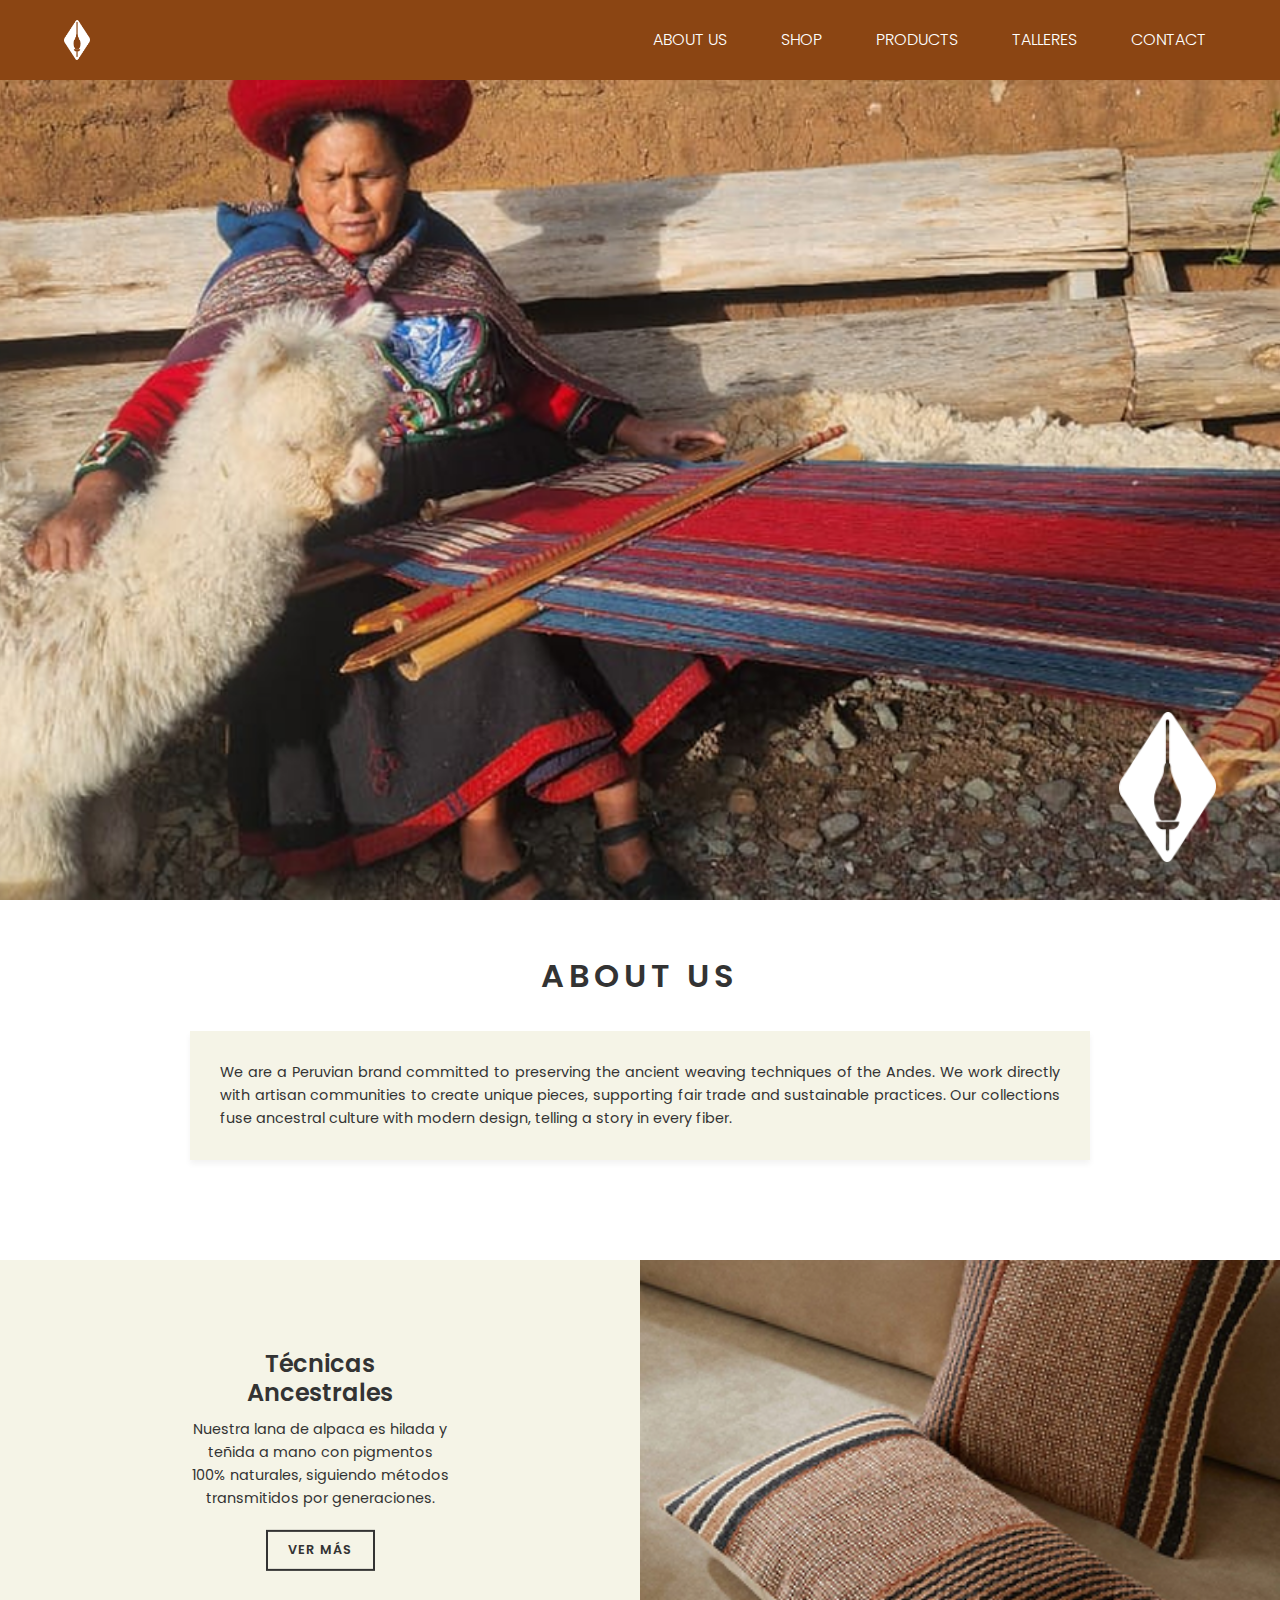
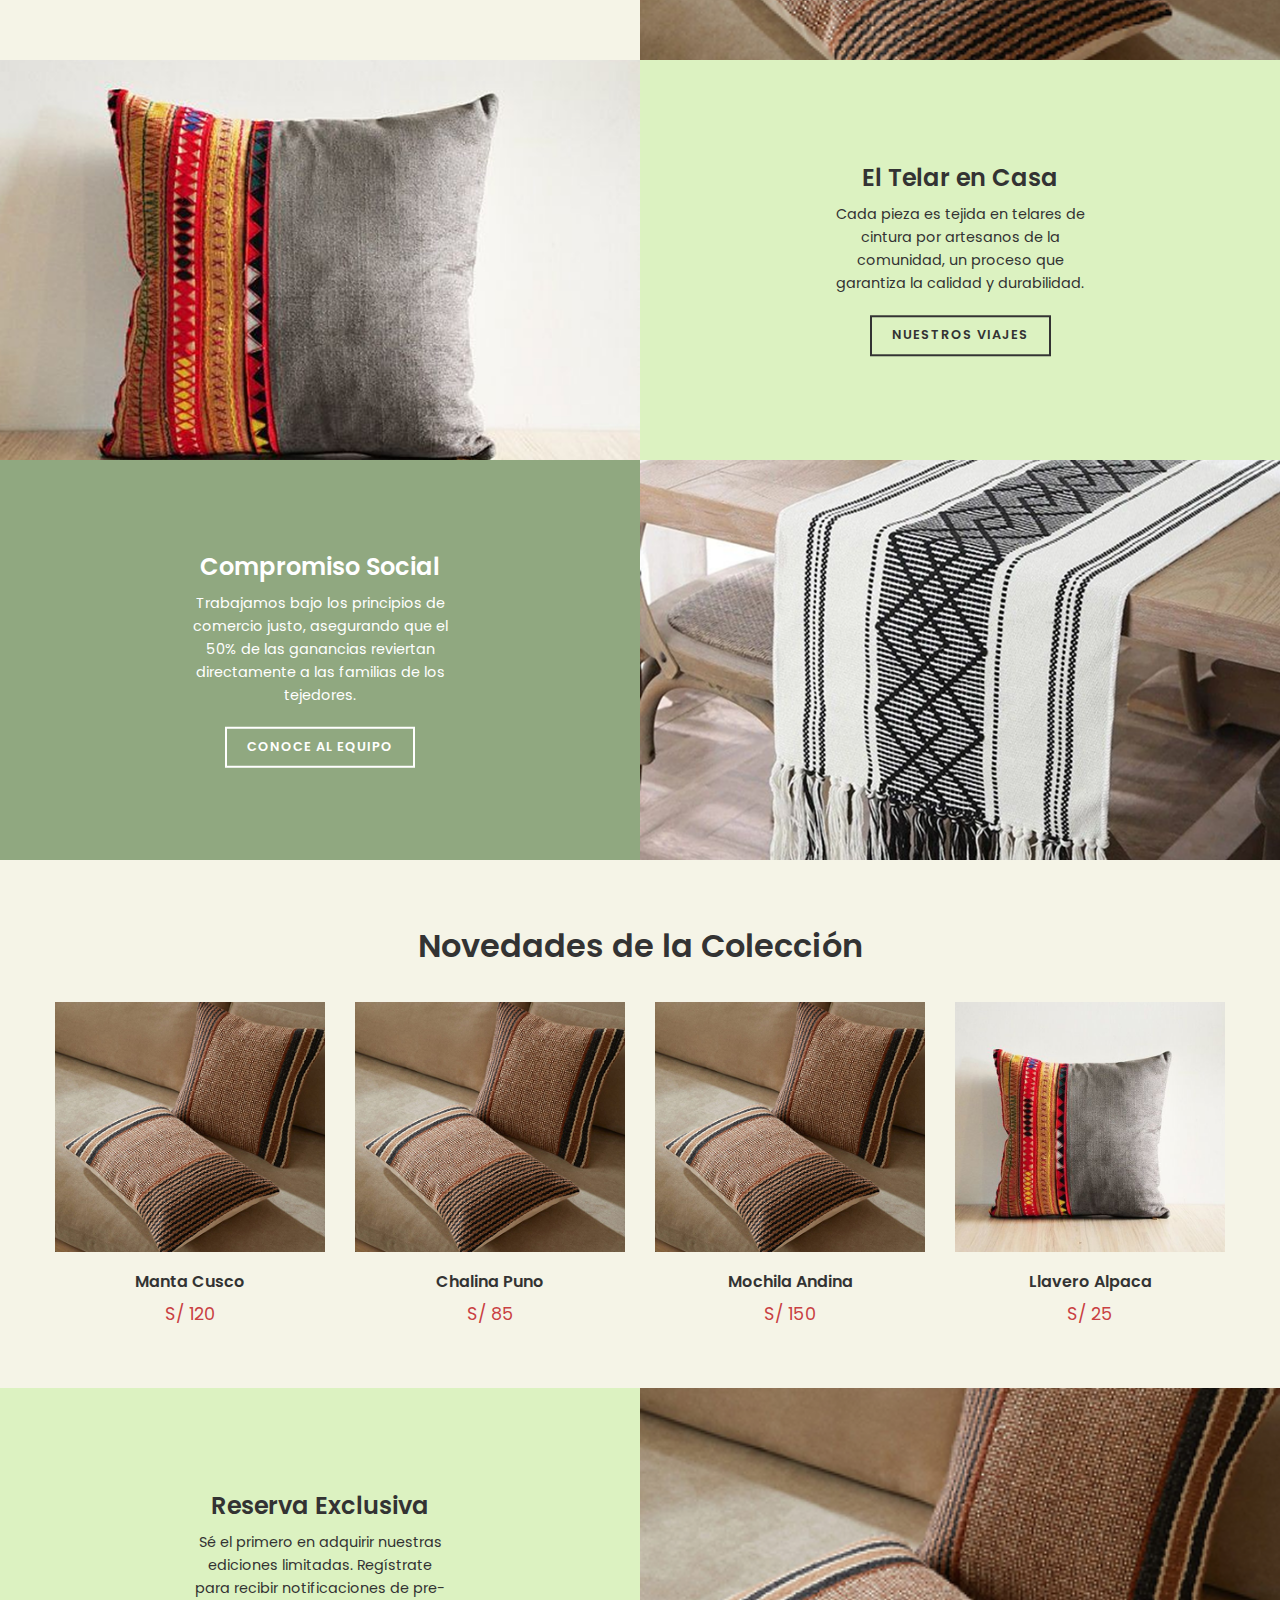
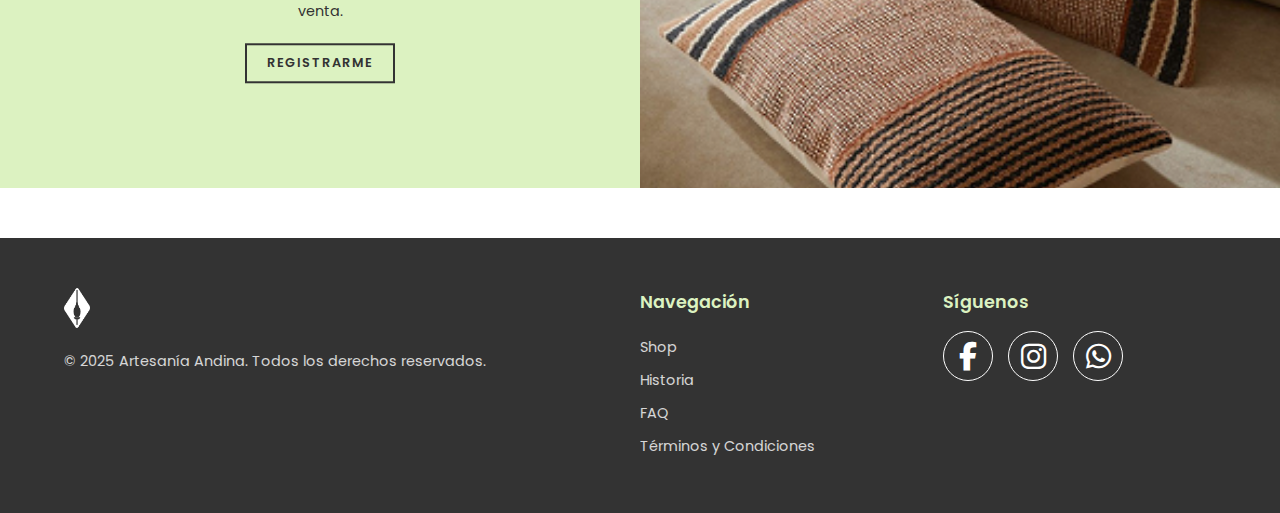
<file: index.html>
<!DOCTYPE html>
<html lang="es">
<head>
    <meta charset="UTF-8">
    <meta name="viewport" content="width=device-width, initial-scale=1.0">
    <title>Artesanía Andina</title>
    <link rel="stylesheet" href="styles.css">
    <link href="https://fonts.googleapis.com/css2?family=Poppins:wght@300;600&display=swap" rel="stylesheet">
    <link rel="stylesheet" href="https://cdnjs.cloudflare.com/ajax/libs/font-awesome/6.5.1/css/all.min.css">
</head>
<body>

    <header class="main-header">
        <div class="nav-bar">
            <a href="#" class="logo">
                <img src="img/logo.png" alt="Logo de Artesanía Andina">
            </a>
            <nav>
                <a href="#about">ABOUT US</a> 
                <a href="#shop">SHOP</a> 
                <a href="#about-products">PRODUCTS</a>
                <a href="#talleres">TALLERES</a>
                <a href="#contact">CONTACT</a> 
            </nav>
        </div>

        <div class="hero-content">
            <div class="logo-hero">
                <img src="img/logo.png" alt="Logo de Artesanía Andina - Blanco">
            </div>
        </div>
    </header>

    <section class="about-us" id="about">
        <h2>ABOUT US</h2>
        <div class="text-box">
            <p>We are a Peruvian brand committed to preserving the ancient weaving techniques of the Andes. We work directly with artisan communities to create unique pieces, supporting fair trade and sustainable practices. Our collections fuse ancestral culture with modern design, telling a story in every fiber.</p>
        </div>
    </section>

    <section class="products-grid" id="shop">
        <div class="grid-item item-color color-beige">
            <div class="info-box">
                <h3>Técnicas Ancestrales</h3>
                <p>Nuestra lana de alpaca es hilada y teñida a mano con pigmentos 100% naturales, siguiendo métodos transmitidos por generaciones.</p>
                <a href="subpagina.html" class="btn-more">VER MÁS</a>
            </div>
        </div>
        <div class="grid-item item-image image-table-runner">
        </div>

        <div class="grid-item item-image image-cushion">
        </div>
        <div class="grid-item item-color color-light-green">
            <div class="info-box">
                <h3>El Telar en Casa</h3>
                <p>Cada pieza es tejida en telares de cintura por artesanos de la comunidad, un proceso que garantiza la calidad y durabilidad.</p>
                <a href="subpagina.html" class="btn-more">NUESTROS VIAJES</a>
            </div>
        </div>
        
        <div class="grid-item item-color color-green">
            <div class="info-box info-box-white">
                <h3>Compromiso Social</h3>
                <p>Trabajamos bajo los principios de comercio justo, asegurando que el 50% de las ganancias reviertan directamente a las familias de los tejedores.</p>
                <a href="subpagina.html" class="btn-more btn-more-white">CONOCE AL EQUIPO</a>
            </div>
        </div>
        <div class="grid-item item-image image-blanket-top">
        </div>
        
    </section>

    <section class="carousel-section" id="about-products">
        <div class="carousel-container">
            <h3>Novedades de la Colección</h3>
            <div class="product-slider" id="product-slider">
                <div class="product-card"><img src="img/foto1.png" alt="Manta 1"><p>Manta Cusco</p><span class="price">S/ 120</span></div>
                <div class="product-card"><img src="img/foto1.png" alt="Chalina 1"><p>Chalina Puno</p><span class="price">S/ 85</span></div>
                <div class="product-card"><img src="img/foto1.png" alt="Mochila 1"><p>Mochila Andina</p><span class="price">S/ 150</span></div>
                <div class="product-card"><img src="img/foto2.png" alt="Llavero 1"><p>Llavero Alpaca</p><span class="price">S/ 25</span></div>
                
                <div class="product-card"><img src="img/foto1.png" alt="Manta 2"><p>Manta Cusco</p><span class="price">S/ 120</span></div>
                <div class="product-card"><img src="img/foto1.png" alt="Chalina 2"><p>Chalina Puno</p><span class="price">S/ 85</span></div>
                <div class="product-card"><img src="img/foto1.png" alt="Mochila 2"><p>Mochila Andina</p><span class="price">S/ 150</span></div>
                <div class="product-card"><img src="img/foto2.png" alt="Llavero 2"><p>Llavero Alpaca</p><span class="price">S/ 25</span></div>
            </div>
            <button class="nav-arrow prev-btn">&#10094;</button>
            <button class="nav-arrow next-btn">&#10095;</button>
        </div>
    </section>

    <section class="reservation-section products-grid" id="talleres">
        <div class="grid-item item-color color-light-green">
            <div class="info-box">
                <h3>Reserva Exclusiva</h3>
                <p>Sé el primero en adquirir nuestras ediciones limitadas. Regístrate para recibir notificaciones de pre-venta.</p>
                <a href="subpagina.html" class="btn-more">REGISTRARME</a>
            </div>
        </div>
        <div class="grid-item item-image image-blanket-bottom">
        </div>
    </section>

    <footer class="main-footer" id="contact">
        <div class="footer-grid">
            <div class="footer-col logo-col">
                <img src="img/logo.png" alt="Logo Footer" class="footer-logo">
                <p>&copy; 2025 Artesanía Andina. Todos los derechos reservados.</p>
            </div>
            
            <div class="footer-col links-col">
                <h4>Navegación</h4>
                <ul>
                    <li><a href="#shop">Shop</a></li> 
                    <li><a href="#about">Historia</a></li> 
                    <li><a href="#contact">FAQ</a></li> 
                    <li><a href="subpagina.html">Términos y Condiciones</a></li>
                </ul>
            </div>
            
            <div class="footer-col social-col">
                <h4>Síguenos</h4>
                <div class="social-icons">
                    <a href="https://www.facebook.com/TallerconNorberta" target="_blank" class="social-icon facebook"><i class="fab fa-facebook-f"></i></a> 
                    
                    <a href="https://www.instagram.com/taller_con_norberta/" target="_blank" class="social-icon instagram"><i class="fab fa-instagram"></i></a>
                    
                    <a href="https://wa.me/51999999999" target="_blank" class="social-icon whatsapp"><i class="fab fa-whatsapp"></i></a>
                </div>
            </div>
        </div>
    </footer>

    <script src="script.js"></script>
</body>
</html>
</file>
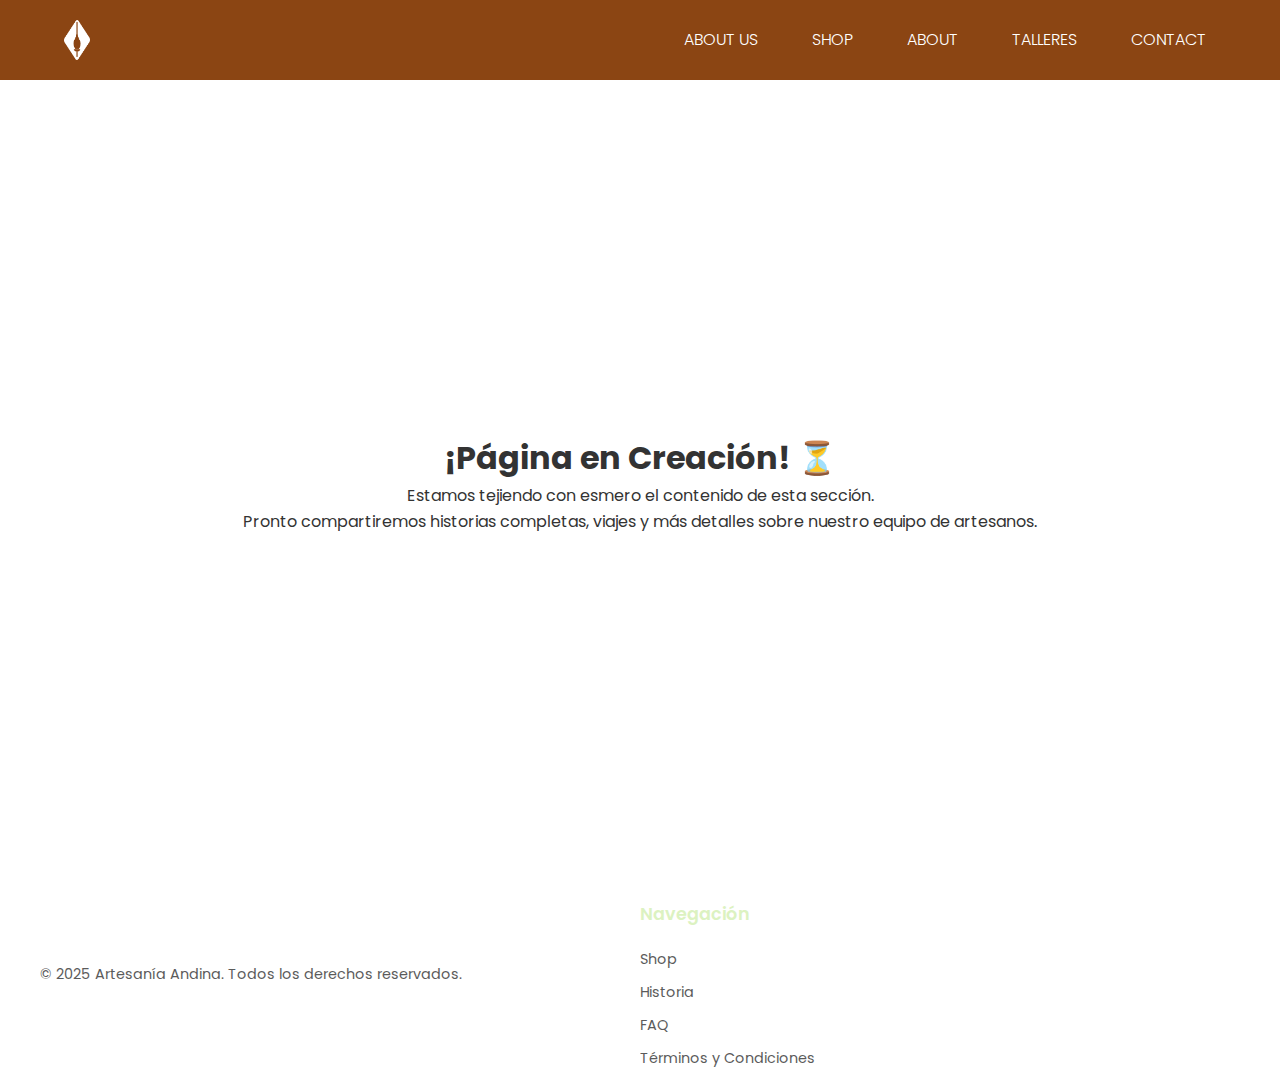
<file: subpagina.html>
<!DOCTYPE html>
<html lang="es">
<head>
    <meta charset="UTF-8">
    <meta name="viewport" content="width=device-width, initial-scale=1.0">
    <title>Artesanía Andina | Detalle</title>
    <link rel="stylesheet" href="https://cdnjs.cloudflare.com/ajax/libs/font-awesome/6.5.1/css/all.min.css">
    <link rel="stylesheet" href="styles.css">
    <link href="https://fonts.googleapis.com/css2?family=Poppins:wght@300;600&display=swap" rel="stylesheet">
</head>
<body>

    <header class="index-header" style="height: 200px; background-image: none; padding-top: 90px;">
        <div class="nav-bar">
            <a href="index.html" class="logo"> 
                <img src="img/logo.png" alt="Logo de Artesanía Andina">
            </a>
            <nav>
                <a href="index.html#about">ABOUT US</a> 
                <a href="index.html#shop">SHOP</a> 
                <a href="index.html#about-products">ABOUT</a>
                <a href="index.html#talleres">TALLERES</a>
                <a href="index.html#contact">CONTACT</a> 
            </nav>
        </div>
        </header>

    <index class="subpage-content" id="under-construction">
        <div class="indextenance-box">
            <h1>¡Página en Creación! ⏳</h1>
            
            <p>Estamos tejiendo con esmero el contenido de esta sección.</p>
            <p>Pronto compartiremos historias completas, viajes y más detalles sobre nuestro equipo de artesanos.</p>
            
            <div class="artisan-animation">
                <i class="fas fa-thread"></i> 
            </div>

            <a href="index.html" class="btn-back">Volver a la Tienda Principal</a>
        </div>
    </index>
    <footer class="index-footer" id="contact">
        <div class="footer-grid">
            <div class="footer-col logo-col">
                <img src="img/logo.png" alt="Logo Footer" class="footer-logo">
                <p>&copy; 2025 Artesanía Andina. Todos los derechos reservados.</p>
            </div>
            
            <div class="footer-col links-col">
                <h4>Navegación</h4>
                <ul>
                    <li><a href="index.html#shop">Shop</a></li>
                    <li><a href="index.html#about">Historia</a></li>
                    <li><a href="index.html#contact">FAQ</a></li>
                    <li><a href="index.html#talleres">Términos y Condiciones</a></li>
                </ul>
            </div>
            
            <div class="footer-col social-col">
                <div class="social-icons">
                    <a href="https://www.facebook.com/TallerconNorberta" target="_blank" class="social-icon"><i class="fab fa-facebook-f"></i></a> 
                    <a href="https://www.instagram.com/taller_con_norberta" target="_blank" class="social-icon"><i class="fab fa-instagram"></i></a>
                    <a href="https://wa.me/51999999999" target="_blank" class="social-icon"><i class="fab fa-whatsapp"></i></a>
                </div>
            </div>
        </div>
    </footer>

    <script src="script.js"></script>
</body>
</html>
</file>
<file: styles.css>
/* Paleta de Colores Inspirada */
:root {
    --color-beige: #f5f4e7;
    --color-green: #90a880; /* Verde oliva/salvia */
    --color-light-green: #dcf2c1; /* Verde claro */
    --color-dark-gray: #333;
    --color-accent-red: #c94042; /* Rojo vibrante de los textiles */
    --color-nav-bar: #8b4513; 

    /* Variable necesaria para la animación (aunque simplificamos a -50%) */
    --num-cards-in-slider: 8; 
}
/* --------------------
   AJUSTE GLOBAL PARA ANCLAS DE NAVEGACIÓN
   -------------------- */

html {
    /* CLAVE: Deja un espacio libre en la parte superior (padding) igual a la altura del header fijo (aprox. 80px)
       cuando el navegador salta a un ID de anclaje (#seccion). */
    scroll-padding-top: 80px; 
    
    /* Opcional: Esto hace que el desplazamiento entre secciones sea suave, no un salto brusco. */
    scroll-behavior: smooth;
}
/* Estilos Globales y Tipografía */
* {
    box-sizing: border-box; /* CLAVE para el carrusel y cuadrículas */
    margin: 0;
    padding: 0;
}

body {
    font-family: 'Poppins', sans-serif;
    color: var(--color-dark-gray);
    line-height: 1.6;
}

a {
    text-decoration: none;
    color: inherit;
}

/* --------------------
   CABECERA PRINCIPAL (HEADER)
   -------------------- */
.main-header {
    /* Mantenemos la altura y estilos de fondo */
    height: 100vh;
    background-image: url('img/portada.png');
    background-size: cover;
    background-position: center 30%;
    position: relative; /* Esencial */
    /* ... otros estilos ... */
    
    /* CLAVE: Empujar el contenido hacia abajo para evitar que se solape */
    padding-top: 80px; /* Ajusta este valor (80px) al alto real de tu barra de navegación */
}

.nav-bar {
    display: flex;
    justify-content: space-between;
    align-items: center;
    padding: 20px 5%;
    color: white;
    background-color: var(--color-nav-bar);
    
    /* --- CAMBIOS CLAVE PARA LA POSICIÓN FIJA --- */
    position: fixed; /* Mantiene la barra en el viewport */
    top: 0; /* Fija la barra en la parte superior del viewport */
    width: 100%; /* Asegura que ocupe todo el ancho de la página */
    z-index: 1000; /* Asegura que la barra esté siempre por encima del resto del contenido */

    /* position: absolute; y z-index: 100; que tenías antes deben ser eliminados/reemplazados */
}

.nav-bar .logo img {
    height: 40px;
    width: auto;
    vertical-align: middle;
}

.nav-bar nav a {
    margin-left: 30px;
    font-weight: 300;
    
    /* CAMBIOS CLAVE */
    display: inline-block; /* Permite que el padding y el background funcionen correctamente */
    padding: 5px 10px; /* Añade un poco de espacio alrededor del texto */
    border-radius: 4px; /* Opcional: bordes suaves */
    transition: background-color 0.3s ease; /* Transición suave de 0.3 segundos */
}
.nav-bar nav a:hover {
    background-color: rgba(255, 255, 255, 0.2); /* Blanco semitransparente (sutil) */
    /* Opcional: color sólido y vibrante */
    /* background-color: var(--color-accent-red); */ 
}
.hero-content {
    display: flex;
    justify-content: flex-end;
    align-items: flex-end;
    padding: 30px 5%;
    height: 100%;
    width: 100%;
    position: absolute;
    top: 0;
    left: 0;
}

.logo-hero img {
    height: 150px;
    width: auto;
}


/* --------------------
   SECCIÓN ABOUT US
   -------------------- */
.about-us {
    text-align: center;
    padding: 50px 0;
}

.about-us h2 {
    font-size: 2em;
    font-weight: 600;
    margin-bottom: 30px;
    letter-spacing: 5px;
}

.about-us .text-box {
    background-color: var(--color-beige);
    width: 80%;
    max-width: 900px;
    margin: 0 auto;
    padding: 30px;
    box-shadow: 0 4px 6px rgba(0,0,0,0.05);
}

.about-us .text-box p {
    font-size: 0.9em;
    text-align: justify;
}

/* --------------------
   CUADRÍCULA DE PRODUCTOS
   -------------------- */
.products-grid {
    display: grid;
    grid-template-columns: 1fr 1fr; /* Dos columnas de igual ancho */
    width: 100%;
    margin-top: 50px;
}

.reservation-section.products-grid {
    margin-top: 0;
    margin-bottom: 50px;
}

.grid-item {
    height: 400px; 
    overflow: hidden;
    position: relative;
}


/* --- Bloques de Color y Texto --- */
.color-beige { background-color: var(--color-beige); }
.color-light-green { background-color: var(--color-light-green); }
.color-green { background-color: var(--color-green); }

.info-box {
    position: absolute;
    top: 50%;
    left: 50%;
    transform: translate(-50%, -50%);
    width: 80%;
    max-width: 300px;
    text-align: center;
    padding: 20px;
}

.info-box h3 {
    font-size: 1.5em;
    font-weight: 600;
    margin-bottom: 10px;
    line-height: 1.2;
}

.info-box p {
    font-size: 0.9em;
    margin-bottom: 20px;
}

.btn-more {
    display: inline-block;
    padding: 8px 20px;
    background-color: transparent;
    color: var(--color-dark-gray);
    border: 2px solid var(--color-dark-gray);
    text-transform: uppercase;
    font-size: 0.8em;
    font-weight: 600;
    letter-spacing: 1px;
    transition: background-color 0.3s, color 0.3s;
}

.btn-more:hover {
    background-color: var(--color-dark-gray);
    color: white;
}

.color-green .info-box * { color: white; }
.color-green .btn-more { border: 2px solid white; color: white; }
.color-green .btn-more:hover { background-color: white; color: var(--color-dark-gray); }


/* --- Bloques de Imagen --- */
.item-image {
    background-size: cover;
    background-position: center;
} 
.image-table-runner { background-image: url('img/foto1.png'); background-position: left center; }
.image-cushion { background-image: url('img/foto2.png'); background-position: left center; }
.image-blanket-top { background-image: url('img/foto3.png'); }
.image-blanket-bottom { background-image: url('img/foto1.png'); }


/* --------------------
   CARRUSEL DE PRODUCTOS (Slider)
   -------------------- */
.carousel-section {
    width: 100%;
    background-color: var(--color-beige); 
    padding: 60px 0;
}

.carousel-container {
    position: relative;
    max-width: 1200px; /* Este es el ancho de referencia */
    margin: 0 auto;
    overflow: hidden; 
}



.carousel-container h3 {
    text-align: center;
    font-size: 2em;
    font-weight: 600;
    margin-bottom: 30px;
    color: var(--color-dark-gray);
}

.nav-arrow { display: none; } /* Ocultar flechas para animación CSS */

.product-slider {
    display: flex; 
    gap: 0; 
    margin: 0;
    
    /* CORRECCIÓN 1: Definimos un ancho fijo (el doble del max-width del contenedor) */
    width: 2400px; /* 1200px * 2 */ 

    animation: scrolling 25s linear infinite; 
}

.product-slider:hover {
    animation-play-state: paused;
}

.product-card {
    flex-shrink: 0;
    
    /* CORRECCIÓN 2: Aseguramos que el ancho sea el 25% del contenedor VISIBLE (1200px), 
       pero forzamos que el ancho total del slider sea 2400px */
    width: 300px; /* 1200px / 4 tarjetas = 300px por tarjeta */
    
    padding: 0 15px; 
    text-align: center;
    /* box-sizing: border-box; ya está definido en * {} */
}

.product-card img {
    width: 100%;
    height: 250px;
    object-fit: cover;
    margin-bottom: 10px;
}
.product-card p {
    font-weight: 600;
    margin-bottom: 5px;
}

.product-card .price {
    color: var(--color-accent-red);
    font-size: 1.1em;
}

/* --------------------
   ANIMACIÓN KEYFRAMES (CORREGIDO)
   -------------------- */
@keyframes scrolling {
    0% {
        transform: translateX(0);
    }
    
    100% {
        /* CORRECCIÓN 3: El 50% de desplazamiento se mantiene. 
           Si el ancho total es 2400px, -50% es -1200px, 
           que es exactamente el ancho de las 4 tarjetas y evita el salto. */
        transform: translateX(-50%); 
    }
}


/* --------------------
   SECCIÓN FINAL / FOOTER
   -------------------- */
.main-footer {
    background-color: var(--color-dark-gray);
    color: white;
    padding: 50px 5%;
}

.footer-grid {
    display: grid;
    grid-template-columns: 2fr 1fr 1fr;
    max-width: 1200px;
    margin: 0 auto;
    gap: 30px;
}

.footer-col h4 {
    font-size: 1.1em;
    font-weight: 600;
    margin-bottom: 15px;
    color: var(--color-light-green);
}

.footer-col p, .footer-col li {
    font-size: 0.9em;
    opacity: 0.8;
}

.footer-col ul { list-style: none; }

.footer-col a {
    display: block;
    padding: 5px 0;
    transition: color 0.3s;
}

.footer-col a:hover { color: var(--color-light-green); }

.footer-logo { height: 40px; margin-bottom: 15px; }

.social-icons {
    display: flex; 
    gap: 15px; 
    margin-top: 15px; 
    
    /* CLAVE: Alinea el grupo de iconos a la izquierda (inicio) */
    justify-content: flex-start; 

    /* IMPORTANTE: Si el pie de página es móvil, también puedes querer aplicar esto en el @media */
}

.social-icons a {
    /* Mantenemos Flexbox para el centrado del icono */
    display: flex; 
    justify-content: center; 
    align-items: center; 
    
    width: 50px; 
    height: 50px; 
    
    /* El line-height y text-align ya no son necesarios */
    /* line-height: 50px; <-- Elimínalo */
    /* text-align: center; <-- Elimínalo */
    
    border: 1px solid white;
    border-radius: 50%;
    margin-right: 0; /* Lo ponemos en 0 si estamos usando 'gap' en el padre */
    
    color: white; 
    transition: background-color 0.3s, color 0.3s;
}
.social-icons a i {
    font-size: 1.8em; /* Asegúrate de que el tamaño sea el deseado */
    /* vertical-align: middle; ya no es necesario por Flexbox */
}
.social-icons a:hover {
    background-color: white;
    color: var(--color-dark-gray); /* Invierte los colores al pasar el ratón */
}

/* --------------------
   ESTILOS DE PÁGINA "EN CONSTRUCCIÓN" (subpagina.html)
   -------------------- */

#under-construction {
    /* Asegura que el contenido ocupe la mayor parte de la altura visible */
    min-height: calc(100vh - 200px); /* 100vh menos el alto del header y footer */
    display: flex;
    justify-content: center; /* Centrado horizontal */
    align-items: center; /* Centrado vertical */
    text-align: center;
    background-color: var(--color-light-beige); /* Usando un color de tu paleta */
}

.maintenance-box {
    max-width: 600px;
    padding: 40px;
    border: 2px solid var(--color-brown);
    border-radius: 15px;
    background-color: white;
    box-shadow: 0 4px 10px rgba(0, 0, 0, 0.1);
}

.maintenance-box h1 {
    font-size: 2.5em;
    color: var(--color-dark-brown); 
    margin-bottom: 20px;
}

.maintenance-box p {
    font-size: 1.1em;
    color: var(--color-dark-gray);
    margin-bottom: 15px;
}

/* Estilo para el elemento temático (icono) */
.artisan-animation i {
    font-size: 4em; /* Icono grande */
    color: var(--color-green); /* Un color que contraste */
    margin: 30px 0;
    
    /* CLAVE: Asegurar que la animación se aplique */
    animation: pulse 2s infinite; 
    
    /* El "fas fa-hand-holding-box" (o el icono que elijas) ahora se animará. */
}


/* Botón de regreso */
.btn-back {
    display: inline-block;
    background-color: var(--color-brown);
    color: white;
    padding: 10px 20px;
    text-decoration: none;
    border-radius: 5px;
    margin-top: 20px;
    transition: background-color 0.3s;
}

.btn-back:hover {
    background-color: var(--color-dark-brown);
}

/* El Keyframes (@keyframes pulse) debe estar correctamente definido en tu styles.css: */
@keyframes pulse {
    0% { transform: scale(1); opacity: 1; }
    50% { transform: scale(1.05); opacity: 0.8; }
    100% { transform: scale(1); opacity: 1; }
}
/* --------------------
   RESPONSIVE (Ajuste para móviles)
   -------------------- */
@media (max-width: 768px) {
    /* Header/Nav */
    .nav-bar nav { display: none; }
    .nav-bar { justify-content: center; }

    /* Grid */
    .products-grid { grid-template-columns: 1fr; }
    .grid-item { height: 300px; }

    /* Carrusel */
    .product-slider {
        /* CORRECCIÓN 4: Redefinir ancho del slider para móvil */
        /* Si el contenedor móvil es ~100% del viewport (ej. 400px), el slider debe ser el doble (ej. 800px) */
        width: calc(200vw); /* Usamos 200vw como solución responsiva, o 200% y confiamos en la media query. */
    }
    .product-card {
        /* CORRECCIÓN 5: En móvil, cada tarjeta es 50% del contenedor visible, por lo que 
           debe ser 25% del ancho total (8 tarjetas) del slider. */
        width: 25%; /* 25% del 200% del ancho visible = 50% del ancho visible */
    }

    @keyframes scrolling {
        100% {
            /* El 50% de desplazamiento se mantiene para el bucle perfecto */
            transform: translateX(-50%); 
        }
    }

    /* Footer */
    .footer-grid { grid-template-columns: 1fr; text-align: center; }
    .logo-col { order: 3; }
    .social-icons { margin-top: 10px; }
    .social-icons a { margin: 0 5px; }
}
</file>
